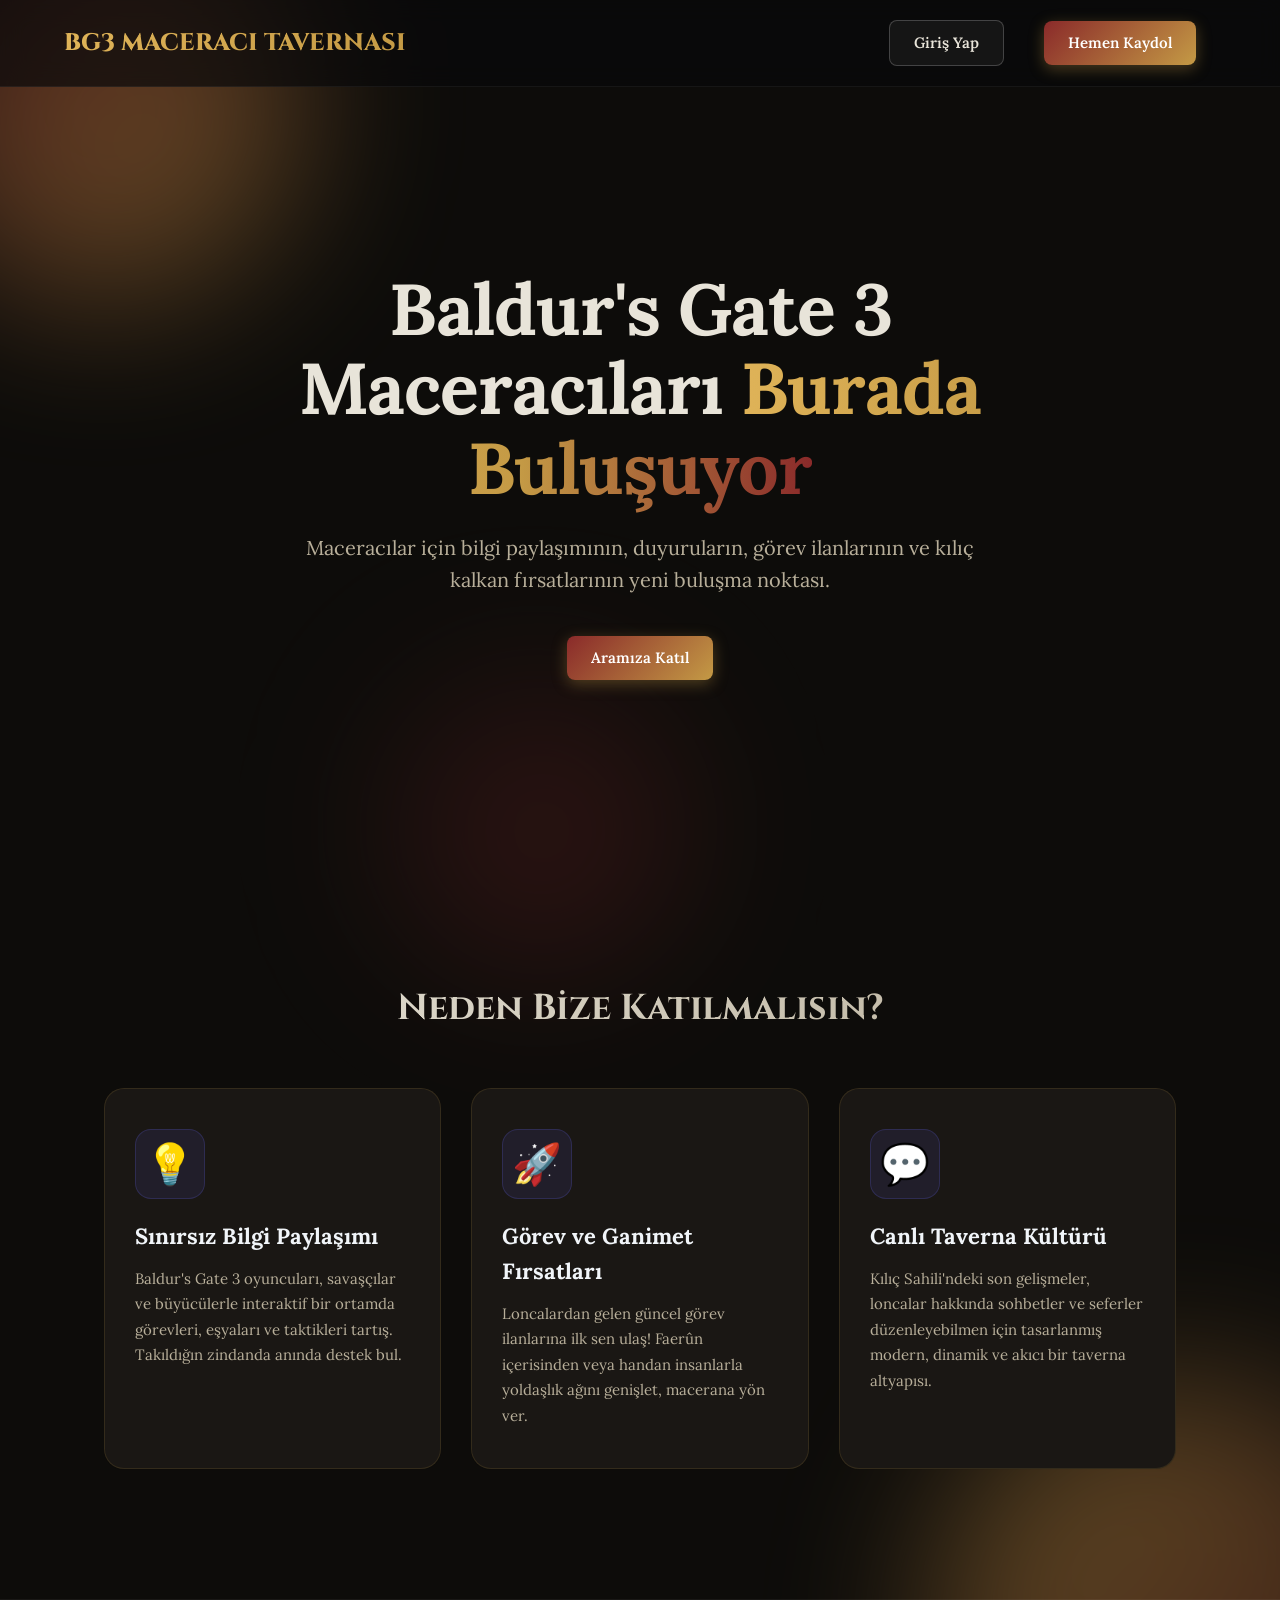
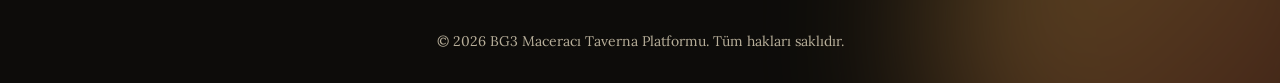
<file: index.html>
﻿<!DOCTYPE html>
<html lang="tr">

<head>
    <meta charset="UTF-8">
    <meta name="viewport" content="width=device-width, initial-scale=1.0">
    <title>BG3 Maceracı & Görev Taverna Platformu | Hoş Geldiniz</title>
    <link href="https://fonts.googleapis.com/css2?family=Inter:wght@400;500;600;700;800&display=swap"
        rel="stylesheet" />

    <link rel="stylesheet" href="style.css">
</head>

<body class="page-index">

    <!-- Arkaplan Efektleri -->
    <div class="bg-shapes">
        <div class="shape shape-1"></div>
        <div class="shape shape-2"></div>
        <div class="shape shape-3"></div>
    </div>

    <!-- Navigasyon -->
    <nav class="navbar">
        <a href="#" class="logo">BG3 MACERACI TAVERNASI</a>
        <div class="nav-links">
            <a href="camp-rest.html" class="btn btn-outline">Giriş Yap</a>
            <a href="character-creation.html" class="btn btn-primary">Hemen Kaydol</a>
        </div>
    </nav>

    <!-- Hero Alanı (Karşılama Ekranı) -->
    <section class="hero">
        <h1>Baldur's Gate 3 Maceracıları <span>Burada Buluşuyor</span></h1>
        <p>Maceracılar için bilgi paylaşımının, duyuruların, görev ilanlarının ve kılıç kalkan fırsatlarının yeni buluşma noktası.</p>
        <div class="hero-buttons">
            <a href="character-creation.html" class="btn btn-primary">Aramıza
                Katıl</a>
        </div>
    </section>

    <!-- Tanıtım Özellikleri -->
    <section class="features">
        <h2 class="section-title">Neden Bize Katılmalısın?</h2>
        <div class="features-grid">

            <!-- Kart 1 -->
            <div class="feature-card">
                <div class="feature-icon">💡</div>
                <h3>Sınırsız Bilgi Paylaşımı</h3>
                <p>Baldur's Gate 3 oyuncuları, savaşçılar ve büyücülerle interaktif bir ortamda görevleri,
                    eşyaları ve taktikleri tartış. Takıldığın zindanda anında destek bul.</p>
            </div>

            <!-- Kart 2 -->
            <div class="feature-card">
                <div class="feature-icon">🚀</div>
                <h3>Görev ve Ganimet Fırsatları</h3>
                <p>Loncalardan gelen güncel görev ilanlarına ilk sen ulaş! Faerûn içerisinden veya handan
                    insanlarla yoldaşlık ağını genişlet, macerana yön ver.</p>
            </div>

            <!-- Kart 3 -->
            <div class="feature-card">
                <div class="feature-icon">💬</div>
                <h3>Canlı Taverna Kültürü</h3>
                <p>Kılıç Sahili'ndeki son gelişmeler, loncalar hakkında sohbetler ve seferler düzenleyebilmen
                    için tasarlanmış modern, dinamik ve akıcı bir taverna altyapısı.</p>
            </div>

        </div>
    </section>

    <!-- Footer -->
    <footer>
        <p>&copy; 2026 BG3 Maceracı Taverna Platformu. Tüm hakları saklıdır.</p>
    </footer>

    <!-- Basit Etkileşim Animasyonları için JS -->

    <script src="app.js"></script>
</body>

</html>
</file>
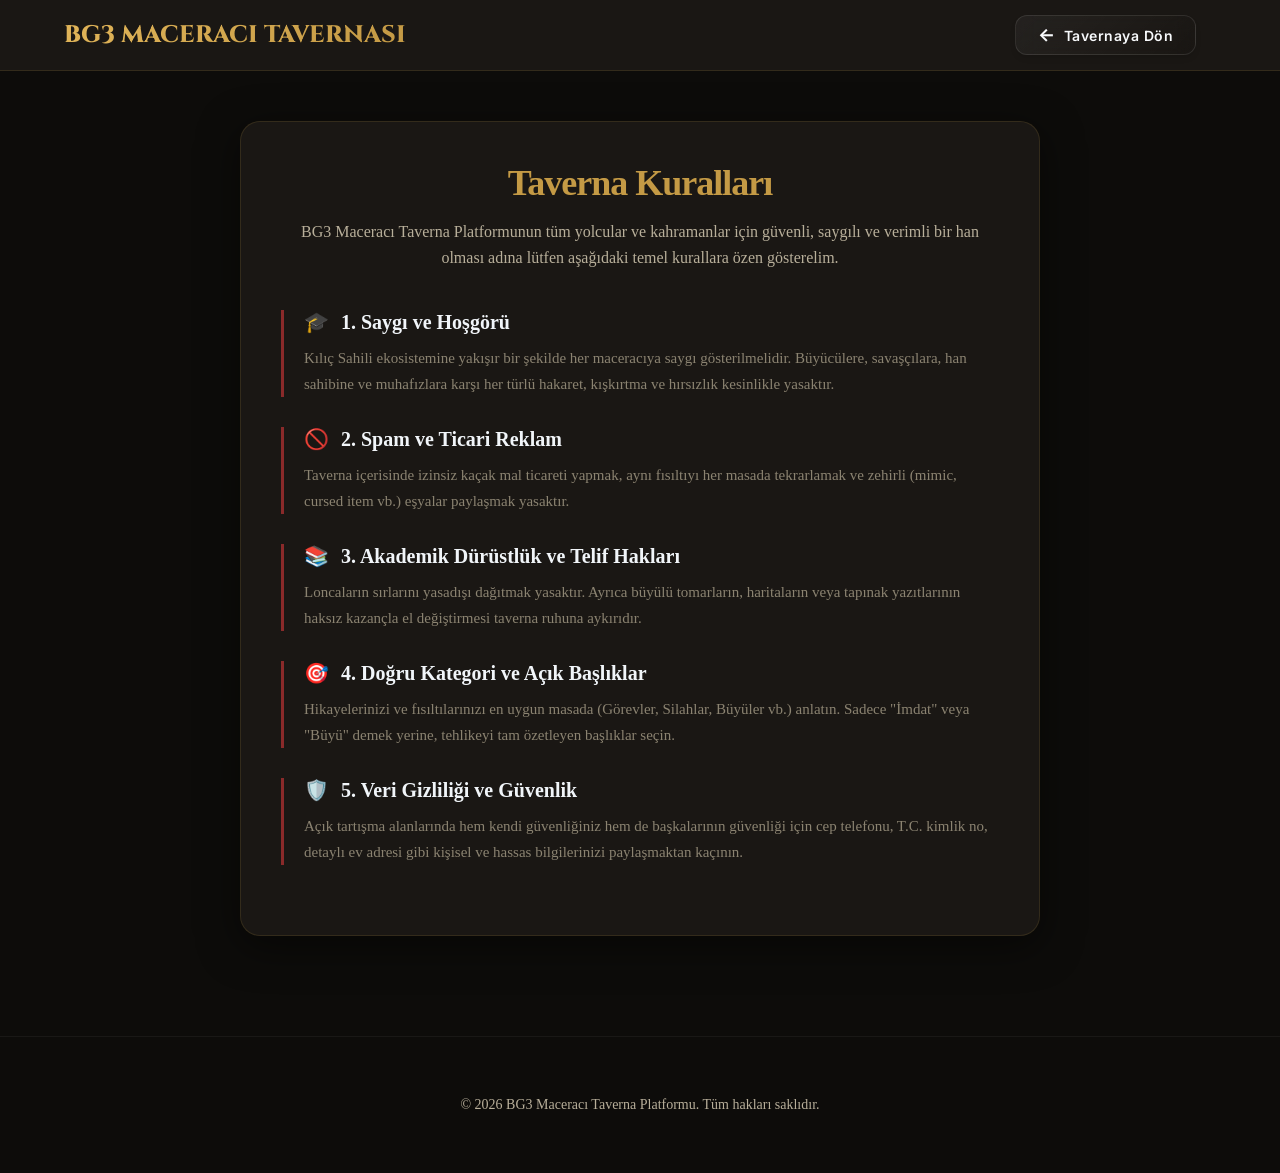
<file: tavern-rules.html>
﻿<!DOCTYPE html>
<html lang="tr">

<head>
    <meta charset="UTF-8">
    <meta name="viewport" content="width=device-width, initial-scale=1.0">
    <title>Taverna Kuralları - BG3 Maceracı Tavernası</title>
    <link href="https://fonts.googleapis.com/css2?family=Inter:wght@400;500;600;700;800&display=swap"
        rel="stylesheet" />
    <link rel="stylesheet" href="style.css">
    <link rel="stylesheet" href="pages.css">
</head>

<body class="page-secondary page-rules">

    <!-- Navbar -->
    <nav class="page-navbar">
        <a href="index.html" class="logo">BG3 MACERACI TAVERNASI</a>
        <div class="nav-actions">
            <!-- rules sayfasında widget/login kullanılmadığından sadece geri dönüş butonu eklendi -->
            <a href="tavern.html" class="btn-return">Tavernaya Dön</a>
        </div>
    </nav>

    <!-- Rules Content -->
    <main class="page-container" style="max-width: 800px;">
        <h1 class="page-title primary">Taverna Kuralları</h1>
        <p class="page-subtitle">BG3 Maceracı Taverna Platformunun tüm yolcular ve kahramanlar için güvenli, saygılı ve verimli bir han olması adına lütfen aşağıdaki temel kurallara özen gösterelim.</p>

        <div class="rule-item">
            <h3><span>🎓</span> 1. Saygı ve Hoşgörü</h3>
            <p>Kılıç Sahili ekosistemine yakışır bir şekilde her maceracıya saygı gösterilmelidir. Büyücülere, savaşçılara, han sahibine ve muhafızlara karşı her türlü hakaret, kışkırtma ve hırsızlık kesinlikle yasaktır.</p>
        </div>

        <div class="rule-item">
            <h3><span>🚫</span> 2. Spam ve Ticari Reklam</h3>
            <p>Taverna içerisinde izinsiz kaçak mal ticareti yapmak, aynı fısıltıyı her masada tekrarlamak ve zehirli (mimic, cursed item vb.) eşyalar paylaşmak yasaktır.</p>
        </div>

        <div class="rule-item">
            <h3><span>📚</span> 3. Akademik Dürüstlük ve Telif Hakları</h3>
            <p>Loncaların sırlarını yasadışı dağıtmak yasaktır. Ayrıca büyülü tomarların, haritaların veya tapınak yazıtlarının haksız kazançla el değiştirmesi taverna ruhuna aykırıdır.</p>
        </div>

        <div class="rule-item">
            <h3><span>🎯</span> 4. Doğru Kategori ve Açık Başlıklar</h3>
            <p>Hikayelerinizi ve fısıltılarınızı en uygun masada (Görevler, Silahlar, Büyüler vb.) anlatın. Sadece "İmdat" veya "Büyü" demek yerine, tehlikeyi tam özetleyen başlıklar seçin.</p>
        </div>

        <div class="rule-item">
            <h3><span>🛡️</span> 5. Veri Gizliliği ve Güvenlik</h3>
            <p>Açık tartışma alanlarında hem kendi güvenliğiniz hem de başkalarının güvenliği için cep telefonu, T.C.
                kimlik no, detaylı ev adresi gibi kişisel ve hassas bilgilerinizi paylaşmaktan kaçının.</p>
        </div>
    </main>

    <!-- Footer -->
    <footer>
        <p class="footer-text">&copy; 2026 BG3 Maceracı Taverna Platformu. Tüm hakları saklıdır.</p>
    </footer>

    <script src="app.js"></script>
</body>

</html>
</file>
<file: style.css>
@import url('https://fonts.googleapis.com/css2?family=Cinzel:wght@400;600;800&family=Lora:wght@400;500;700&display=swap');

* {
    margin: 0;
    padding: 0;
    box-sizing: border-box;
}

/* ===============================
   GLOBAL RESET 
   =============================== */


/* ===============================
   INDEX PAGE STYLE 
   =============================== */
:root {
    /* Backgrounds */
    --bg-base: #0d0c0a;
    /* Very deep, almost black zinc for background */
    --bg-surface: #1a1714;
    /* Slightly lighter for main cards/containers */
    --bg-surface-hover: #26221d;
    /* Hover state for surface elements */
    --bg-elevated: #363029;
    /* Dropdowns, elevated components */

    /* Borders */
    --border-subtle: rgba(196, 154, 69, 0.15);
    --border-strong: rgba(196, 154, 69, 0.3);

    /* Accents (Indigo & Sky Blue) */
    --accent-primary: #c49a45;
    /* Indigo 500 */
    --accent-primary-hover: #dfb358;
    /* Indigo 600 */
    --accent-secondary: #8a2a2a;
    /* Sky 500 */
    --accent-glow: rgba(196, 154, 69, 0.35);
    /* Indigow glow */

    /* Semantic */
    --success: #2e8c4a;
    --danger: #b32d2d;
    --danger-bg: rgba(179, 45, 45, 0.15);
    --danger-border: rgba(179, 45, 45, 0.3);

    /* Text */
    --text-main: #e8e4d9;
    /* Slate 50 */
    --text-muted: #b8af9a;
    /* Slate 400 */
    --text-dim: #8b8371;
    /* Slate 500 */
}



body.page-index {
    font-family: 'Lora', 'Georgia', serif;
    background-color: var(--bg-base);
    color: var(--text-main);
    overflow-x: hidden;
    line-height: 1.6;
    position: relative;
}

/* Arkaplan Animasyonu (Gradient Küreler) */
.bg-shapes {
    position: absolute;
    top: 0;
    left: 0;
    width: 100%;
    height: 100%;
    overflow: hidden;
    z-index: -1;
}

.shape {
    position: absolute;
    border-radius: 50%;
    filter: blur(80px);
    opacity: 0.5;
    animation: float 10s infinite alternate ease-in-out;
}

.shape-1 {
    width: 400px;
    height: 400px;
    background: linear-gradient(135deg, #8a2a2a, #c49a45);
    top: -100px;
    left: -100px;
}

.shape-2 {
    width: 500px;
    height: 500px;
    background: linear-gradient(135deg, #c49a45, #5e1c1c);
    bottom: -200px;
    right: -150px;
    animation-duration: 12s;
    animation-delay: -2s;
}

.shape-3 {
    width: 300px;
    height: 300px;
    background: linear-gradient(135deg, #4a1c1c, #8a2a2a);
    top: 40%;
    left: 30%;
    animation-duration: 15s;
    opacity: 0.3;
}

/*@keyframes float: Bir animasyonun adımlarını tanımlar (Örneğin bir objenin aşağı yukarı hareket etmesi).

transition: all 0.3s ease;: Bir değişikliğin (örneğin butona hover yapıldığında rengin değişmesi) aniden değil, yumuşak bir geçişle olmasını sağlar.

transform: translateY(-10px);: Elementi dikey eksende 10 piksel yukarı kaydırır (Genelde kartların üzerine gelindiğinde zıplama efekti için kullanılır).*/

@keyframes float {
    0% {
        transform: translateY(0) translateX(0) scale(1);
    }

    100% {
        transform: translateY(50px) translateX(50px) scale(1.1);
    }
}

/* Navbar Sstili (Glassmorphism) */
.navbar {
    display: flex;
    justify-content: space-between;
    align-items: center;
    padding: 20px 5%;
    background: rgba(9, 9, 11, 0.7);
    backdrop-filter: blur(12px);
    border-bottom: 1px solid rgba(255, 255, 255, 0.05);
    position: fixed;
    top: 0;
    left: 0;
    width: 100%;
    z-index: 100;
}

.logo {
    font-size: 24px;
    font-weight: 800;
    font-family: 'Cinzel', serif;
    background: linear-gradient(to right, #dfb358, #c49a45);
    -webkit-background-clip: text;
    -webkit-text-fill-color: transparent;
    text-decoration: none;
}

.nav-links {
    display: flex;
    gap: 20px;
    align-items: center;
}

.page-index .btn {
    padding: 10px 24px;
    border-radius: 8px;
    font-weight: 600;
    text-decoration: none;
    transition: all 0.3s ease;
    font-size: 15px;
}

.page-index .btn-outline {
    color: var(--text-main);
    border: 1px solid rgba(255, 255, 255, 0.2);
    background: rgba(255, 255, 255, 0.05);
}

.page-index .btn-outline:hover {
    background: rgba(255, 255, 255, 0.1);
    border-color: rgba(255, 255, 255, 0.4);
    transform: translateY(-2px);
}

.page-index .btn-primary {
    background: linear-gradient(135deg, var(--accent-secondary), var(--accent-primary));
    color: white;
    box-shadow: 0 4px 15px var(--accent-glow);
}

.page-index .btn-primary:hover {
    box-shadow: 0 6px 20px var(--accent-glow);
    transform: translateY(-2px);
    filter: brightness(1.1);
}

/* Hero Bölümü */
.hero {
    display: flex;
    flex-direction: column;
    align-items: center;
    justify-content: center;
    min-height: 100vh;
    text-align: center;
    padding: 100px 20px 50px;
}

.hero h1 {
    font-size: clamp(40px, 6vw, 72px);
    font-weight: 800;
    line-height: 1.1;
    margin-bottom: 24px;
    max-width: 900px;
    letter-spacing: -1px;
}

.hero h1 span {
    background: linear-gradient(to right, #dfb358, #c49a45, #8a2a2a);
    -webkit-background-clip: text;
    -webkit-text-fill-color: transparent;
}

.hero p {
    font-size: clamp(16px, 2vw, 20px);
    color: var(--text-muted);
    max-width: 700px;
    margin-bottom: 40px;
}

.hero-buttons {
    display: flex;
    gap: 16px;
    flex-wrap: wrap;
    justify-content: center;
}

/* Özellikler Kartları */
.features {
    padding: 80px 5%;
    max-width: 1200px;
    margin: 0 auto;
    position: relative;
    z-index: 10;
}

.section-title {
    text-align: center;
    font-size: 36px;
    margin-bottom: 50px;
    font-family: 'Cinzel', serif;
    background: linear-gradient(to right, #e8e4d9, #b8af9a);
    -webkit-background-clip: text;
    -webkit-text-fill-color: transparent;
}

.features-grid {
    display: grid;
    grid-template-columns: repeat(auto-fit, minmax(300px, 1fr));
    gap: 30px;
}

.feature-card {
    background: var(--bg-surface);
    backdrop-filter: blur(10px);
    border: 1px solid var(--border-subtle);
    padding: 40px 30px;
    border-radius: 20px;
    transition: all 0.4s cubic-bezier(0.175, 0.885, 0.32, 1.275);
    text-align: left;
}

.feature-card:hover {
    transform: translateY(-10px);
    border-color: var(--accent-primary);
    box-shadow: 0 15px 30px rgba(0, 0, 0, 0.4), inset 0 0 20px var(--accent-glow);
}

.feature-icon {
    font-size: 40px;
    margin-bottom: 20px;
    background: rgba(99, 102, 241, 0.1);
    width: 70px;
    height: 70px;
    display: flex;
    align-items: center;
    justify-content: center;
    border-radius: 16px;
    border: 1px solid rgba(99, 102, 241, 0.2);
}

.feature-card h3 {
    font-size: 22px;
    margin-bottom: 12px;
    color: #f1f5f9;
}

.feature-card p {
    color: var(--text-muted);
    font-size: 15px;
    line-height: 1.7;
}

/* Footer */
footer {
    text-align: center;
    padding: 30px;
    border-top: 1px solid rgba(255, 255, 255, 0.05);
    color: var(--text-muted);
    font-size: 14px;
    margin-top: 50px;
    position: relative;
    z-index: 10;
}

/*(tablet ve telefonlar) devreye girecek özel kuralları belirler.*/
@media (max-width: 768px) {
    .navbar {
        padding: 15px 5%;
    }

    .hero {
        padding-top: 120px;
    }

    .hero-buttons {
        flex-direction: column;
        width: 100%;
        max-width: 300px;
    }

    .hero-buttons .page-index .btn {
        width: 100%;
        text-align: center;
    }
}

/* ===============================
   FORUM PAGE STYLE 
   =============================== */


body.page-forum {
    font-family: 'Lora', 'Georgia', serif;
    background-color: var(--bg-base);
    color: var(--text-main);
    line-height: 1.6;
}

.container {
    width: 90%;
    max-width: 1100px;
    margin: 0 auto;
}

header {
    background-color: var(--bg-surface);
    padding: 15px 0;
    border-bottom: 1px solid var(--border-subtle);
    margin-bottom: 30px;
}

.header-container {
    display: flex;
    justify-content: space-between;
    align-items: center;
    flex-wrap: wrap;
    gap: 15px;
}

.search-bar {
    display: flex;
    align-items: center;
    flex: 1;
    max-width: 400px;
    margin: 0 20px;
}

.search-bar input {
    width: 100%;
    padding: 9px 12px;
    background-color: var(--bg-base);
    border: 1px solid var(--border-subtle);
    color: var(--text-main);
    border-radius: 5px 0 0 5px;
    font-size: 14px;
    outline: none;
    transition: border-color 0.3s;
}

.search-bar input:focus {
    border-color: var(--accent-primary);
}

.search-bar button {
    padding: 10px 15px;
    background-color: var(--accent-primary);
    color: white;
    border: none;
    border-radius: 0 5px 5px 0;
    cursor: pointer;
    font-weight: bold;
    transition: background-color 0.3s;
}

.search-bar button:hover {
    background-color: var(--accent-primary-hover);
}

nav {
    display: flex;
    align-items: center;
}

nav a {
    color: var(--text-muted);
    text-decoration: none;
    margin-right: 20px;
    transition: color 0.3s;
}

nav a:hover {
    color: var(--accent-primary);
}

.dropdown {
    position: relative;
    display: inline-block;
    margin-right: 20px;
}

.dropbtn {
    background-color: transparent;
    color: var(--text-muted);
    font-size: 16px;
    border: none;
    cursor: pointer;
    font-family: inherit;
    transition: color 0.3s;
    padding: 0;
}

.dropdown:hover .dropbtn {
    color: var(--accent-primary);
}

.dropdown-content {
    visibility: hidden;
    opacity: 0;
    position: absolute;
    background-color: var(--bg-elevated);
    min-width: 180px;
    box-shadow: 0px 8px 24px rgba(0, 0, 0, 0.6);
    z-index: 10;
    border-radius: 8px;
    border: 1px solid var(--border-subtle);
    top: 100%;
    margin-top: 5px;
    transition: opacity 0.3s ease, visibility 0.3s ease;
    transition-delay: 0.5s;
}

.dropdown-content a {
    color: var(--text-main);
    padding: 12px 16px;
    text-decoration: none;
    display: block;
    margin-right: 0;
    transition: background 0.3s, color 0.3s;
}

.dropdown-content a:hover {
    background-color: var(--accent-primary);
    color: white;
}

.dropdown:hover .dropdown-content {
    visibility: visible;
    opacity: 1;
    transition-delay: 0s;
}

.login-btn {
    background-color: var(--accent-primary);
    color: white;
    border: none;
    padding: 8px 18px;
    border-radius: 5px;
    cursor: pointer;
    font-weight: 500;
}

.category-title {
    background-color: var(--accent-primary);
    color: white;
    padding: 10px 15px;
    font-size: 18px;
    border-radius: 8px 8px 0 0;
}

.post-container {
    background-color: var(--bg-surface);
    border-bottom: 1px solid var(--border-subtle);
    display: flex;
    flex-direction: column;
}

.forum-row {
    display: grid;
    grid-template-columns: 3fr 1fr 1.5fr;
    padding: 15px;
    align-items: center;
}

.header-row {
    background-color: var(--bg-surface-hover);
    font-weight: bold;
    font-size: 14px;
    color: var(--text-muted);
    border-bottom: 1px solid var(--border-subtle);
}

.forum-info {
    display: flex;
    align-items: flex-start;
    gap: 15px;
}

.icon {
    font-size: 24px;
    background: var(--bg-surface-hover);
    padding: 10px;
    border-radius: 50%;
    margin-top: 5px;
}

.forum-name {
    font-size: 18px;
    font-weight: bold;
    color: var(--accent-secondary);
    text-decoration: none;
    display: inline-block;
    margin-bottom: 5px;
}

.forum-desc {
    font-size: 13px;
    color: var(--text-dim);
    margin-bottom: 8px;
}

.forum-stats {
    display: flex;
    flex-direction: column;
    font-size: 13px;
    text-align: center;
}

.forum-last-post a {
    color: var(--text-main);
    text-decoration: none;
    font-size: 14px;
}

.forum-last-post p {
    font-size: 12px;
    color: var(--text-dim);
}

.username {
    color: var(--accent-primary);
    font-weight: bold;
}

.new-entry-section {
    margin-bottom: 20px;
}

.toggle-btn {
    background-color: var(--success);
    color: white;
    border: none;
    padding: 10px 20px;
    border-radius: 5px;
    cursor: pointer;
    font-weight: bold;
    transition: background 0.3s;
}

.toggle-btn:hover {
    background-color: #16a34a;
    /* Green 600 */
}

.entry-form-container {
    background-color: var(--bg-surface);
    padding: 20px;
    border-radius: 8px;
    margin-top: 15px;
    border: 1px solid var(--border-subtle);
}

.entry-form-container h3 {
    margin-bottom: 15px;
    color: var(--accent-primary);
}

.entry-form-container input,
.entry-form-container textarea {
    width: 100%;
    padding: 12px;
    margin-bottom: 10px;
    background-color: var(--bg-base);
    border: 1px solid var(--border-subtle);
    color: var(--text-main);
    border-radius: 5px;
    outline: none;
}

.entry-form-container input:focus,
.entry-form-container textarea:focus {
    border-color: var(--accent-primary);
}

.form-actions {
    display: flex;
    gap: 10px;
}

.submit-btn {
    background-color: var(--accent-primary);
    color: white;
    border: none;
    padding: 10px 20px;
    border-radius: 5px;
    cursor: pointer;
    font-weight: bold;
}

.cancel-btn {
    background-color: var(--danger);
    color: white;
    border: none;
    padding: 10px 20px;
    border-radius: 5px;
    cursor: pointer;
    font-weight: bold;
}

.comment-toggle-btn {
    background-color: transparent;
    color: var(--text-muted);
    border: 1px solid var(--border-subtle);
    padding: 4px 10px;
    border-radius: 4px;
    cursor: pointer;
    font-size: 12px;
    transition: background 0.3s, color 0.3s;
}

.comment-toggle-btn:hover {
    background-color: var(--bg-surface-hover);
    color: var(--text-main);
}

.comments-section {
    padding: 15px;
    background-color: var(--bg-elevated);
    border-top: 1px dashed var(--border-subtle);
}

.comment-list {
    margin-bottom: 15px;
}

.comment-item {
    font-size: 13px;
    color: var(--text-muted);
    background-color: var(--bg-base);
    padding: 8px 12px;
    border-radius: 5px;
    margin-bottom: 8px;
    border-left: 3px solid var(--accent-primary);
}

.comment-form {
    display: flex;
    gap: 10px;
}

.comment-input {
    flex: 1;
    padding: 8px 12px;
    background-color: var(--bg-base);
    border: 1px solid var(--border-subtle);
    color: var(--text-main);
    border-radius: 5px;
    font-size: 13px;
    outline: none;
}

.comment-input:focus {
    border-color: var(--accent-primary);
}

.comment-form .submit-btn {
    padding: 8px 15px;
    font-size: 13px;
}

@media (max-width: 900px) {
    .header-container {
        flex-direction: column;
        align-items: flex-start;
    }

    .search-bar {
        max-width: 100%;
        width: 100%;
        margin: 10px 0;
    }

    nav {
        flex-wrap: wrap;
        gap: 10px;
    }
}

@media (max-width: 768px) {
    .forum-row {
        grid-template-columns: 1fr;
        gap: 10px;
    }

    .forum-stats,
    .header-row {
        display: none;
    }
}

/* Profil Widget Stilleri */
#user-widget {
    display: none;
    align-items: center;
    gap: 10px;
    cursor: pointer;
    background: rgba(99, 102, 241, 0.12);
    border: 1px solid var(--border-subtle);
    border-radius: 50px;
    padding: 5px 14px 5px 5px;
    transition: background 0.2s;
}

#user-widget:hover {
    background: rgba(99, 102, 241, 0.22);
}

#widget-avatar {
    width: 34px;
    height: 34px;
    border-radius: 50%;
    object-fit: cover;
    border: 2px solid rgba(99, 102, 241, 0.5);
}

#widget-avatar.initials {
    display: flex;
    align-items: center;
    justify-content: center;
    font-size: 13px;
    font-weight: 700;
    color: var(--accent-primary);
    background: rgba(99, 102, 241, 0.25);
}

#widget-name {
    font-size: 13px;
    font-weight: 600;
    color: var(--text-main);
}

#widget-logout {
    font-size: 11px;
    color: var(--text-muted);
    background: none;
    border: none;
    cursor: pointer;
    padding: 4px 8px;
    border-radius: 20px;
    transition: background 0.2s, color 0.2s;
}

#widget-logout:hover {
    background: var(--danger-bg);
    color: var(--danger);
}

.online-dot {
    width: 8px;
    height: 8px;
    background: var(--success);
    border-radius: 50%;
    display: inline-block;
}

/* Yükleniyor göstergesi */
#loading-indicator {
    text-align: center;
    padding: 30px;
    color: var(--text-muted);
    font-size: 15px;
    display: none;
}

#loading-indicator.active {
    display: block;
}

/* Boş liste mesajı */
#empty-message {
    text-align: center;
    padding: 40px 20px;
    color: var(--text-dim);
    font-size: 15px;
    display: none;
}

#empty-message.active {
    display: block;
}

/* Yorum item */
.comment-item {
    padding: 10px 14px;
    border-bottom: 1px solid var(--border-subtle);
    font-size: 14px;
    color: var(--text-muted);
    line-height: 1.5;
}

.comment-item:last-child {
    border-bottom: none;
}

.comment-meta {
    font-size: 12px;
    color: var(--text-dim);
    margin-bottom: 4px;
}

.comment-meta .username {
    color: var(--accent-primary);
    font-weight: 600;
}

.comment-text {
    color: var(--text-main);
}

/* Gönder butonu disabled hali */
.submit-btn:disabled {
    opacity: 0.5;
    cursor: not-allowed;
}

/* Hata mesajı */
.error-msg {
    color: var(--danger);
    font-size: 13px;
    padding: 8px 12px;
    background: var(--danger-bg);
    border-radius: 8px;
    margin-top: 6px;
    display: none;
}

.error-msg.active {
    display: block;
}

/* Konu başlığı üstü: yazar ve tarih */
.forum-author {
    font-size: 12px;
    color: var(--text-dim);
    margin-top: 4px;
}

.forum-author .username {
    color: var(--accent-primary);
    font-weight: 600;
}

/* ===============================
   LOGIN PAGE STYLE 
   =============================== */


body.page-auth {
    font-family: 'Inter', sans-serif;
    background: #0f172a;
    min-height: 100vh;
    display: flex;
    align-items: center;
    justify-content: center;
    padding: 16px;
}

.bg-deco {
    position: fixed;
    inset: 0;
    z-index: 0;
    pointer-events: none;
    overflow: hidden;
}

.bg-deco::before {
    content: '';
    position: absolute;
    width: 500px;
    height: 500px;
    border-radius: 50%;
    background: radial-gradient(circle, rgba(99, 102, 241, 0.25) 0%, transparent 70%);
    top: -150px;
    left: -150px;
}

.bg-deco::after {
    content: '';
    position: absolute;
    width: 400px;
    height: 400px;
    border-radius: 50%;
    background: radial-gradient(circle, rgba(139, 92, 246, 0.2) 0%, transparent 70%);
    bottom: -100px;
    right: -100px;
}

.card {
    position: relative;
    z-index: 1;
    width: 100%;
    max-width: 420px;
    background: var(--bg-surface);
    backdrop-filter: blur(20px);
    -webkit-backdrop-filter: blur(20px);
    border: 1px solid var(--border-subtle);
    border-radius: 24px;
    padding: 40px 32px;
    box-shadow: 0 25px 50px rgba(0, 0, 0, 0.5);
}

#profile-card {
    display: none;
    background: rgba(99, 102, 241, 0.1);
    border: 1px solid rgba(99, 102, 241, 0.3);
    border-radius: 16px;
    padding: 16px;
    margin-bottom: 24px;
    align-items: center;
    gap: 14px;
    cursor: pointer;
    transition: background 0.2s;
}

#profile-card:hover {
    background: rgba(99, 102, 241, 0.18);
}

#profile-avatar {
    width: 52px;
    height: 52px;
    border-radius: 50%;
    object-fit: cover;
    border: 2px solid rgba(99, 102, 241, 0.5);
    flex-shrink: 0;
    background: var(--bg-elevated);
}

#profile-avatar.initials-avatar {
    display: flex;
    align-items: center;
    justify-content: center;
    font-size: 20px;
    font-weight: 700;
    color: var(--accent-primary);
    background: rgba(99, 102, 241, 0.2);
}

.profile-info {
    flex: 1;
    min-width: 0;
}

.profile-name {
    font-size: 15px;
    font-weight: 700;
    color: var(--text-main);
    white-space: nowrap;
    overflow: hidden;
    text-overflow: ellipsis;
}

.profile-email {
    font-size: 11px;
    color: var(--text-muted);
    margin-top: 2px;
    white-space: nowrap;
    overflow: hidden;
    text-overflow: ellipsis;
}

.profile-badge {
    font-size: 10px;
    font-weight: 600;
    background: rgba(99, 102, 241, 0.25);
    color: var(--accent-primary);
    padding: 3px 8px;
    border-radius: 20px;
    white-space: nowrap;
}

#go-forum-btn {
    display: none;
    width: 100%;
    padding: 14px;
    background: linear-gradient(135deg, var(--accent-secondary), var(--accent-primary));
    color: white;
    font-size: 15px;
    font-weight: 600;
    font-family: inherit;
    border: none;
    border-radius: 14px;
    cursor: pointer;
    transition: opacity 0.2s;
    box-shadow: 0 8px 20px var(--accent-glow);
    margin-bottom: 10px;
}

#go-forum-btn:hover {
    opacity: 0.9;
}

#logout-btn {
    display: none;
    width: 100%;
    padding: 12px;
    background: var(--bg-surface-hover);
    color: var(--text-muted);
    font-size: 13px;
    font-weight: 500;
    font-family: inherit;
    border: 1px solid var(--border-subtle);
    border-radius: 12px;
    cursor: pointer;
    transition: background 0.2s, color 0.2s;
}

#logout-btn:hover {
    background: var(--danger-bg);
    color: var(--danger);
}

/* --- GİRİŞ FORMU --- */
.card-header {
    text-align: center;
    margin-bottom: 28px;
}

.icon-wrap {
    width: 60px;
    height: 60px;
    background: linear-gradient(135deg, var(--accent-secondary), var(--accent-primary));
    border-radius: 18px;
    display: flex;
    align-items: center;
    justify-content: center;
    margin: 0 auto 14px;
    box-shadow: 0 8px 20px var(--accent-glow);
}

.card-header h1 {
    font-size: 22px;
    font-weight: 700;
    color: var(--text-main);
}

.card-header p {
    font-size: 13px;
    color: var(--text-muted);
    margin-top: 4px;
}

.alert {
    display: none;
    padding: 12px 16px;
    border-radius: 12px;
    font-size: 13px;
    text-align: center;
    font-weight: 500;
    margin-bottom: 18px;
}

.alert.error {
    background: var(--danger-bg);
    color: var(--danger);
    border: 1px solid var(--danger-border);
}

.alert.success {
    background: rgba(34, 197, 94, 0.15);
    color: var(--success);
    border: 1px solid rgba(34, 197, 94, 0.3);
}

.field {
    margin-bottom: 14px;
}

.field-header {
    display: flex;
    justify-content: space-between;
    align-items: center;
    margin-bottom: 6px;
}

.field label {
    font-size: 11px;
    font-weight: 600;
    color: var(--accent-primary);
    text-transform: uppercase;
    letter-spacing: 0.05em;
}

.forgot-link {
    font-size: 11px;
    color: var(--accent-secondary);
    text-decoration: none;
    font-weight: 500;
}

.forgot-link:hover {
    color: var(--accent-primary);
}

.field input {
    width: 100%;
    padding: 13px 16px;
    background: var(--bg-surface-hover);
    border: 1px solid var(--border-subtle);
    border-radius: 12px;
    color: var(--text-main);
    font-size: 14px;
    font-family: inherit;
    outline: none;
    transition: border-color 0.2s, box-shadow 0.2s;
}

.field input::placeholder {
    color: var(--text-dim);
}

.field input:focus {
    border-color: var(--accent-primary);
    box-shadow: 0 0 0 3px var(--accent-glow);
}

.page-auth .btn-primary {
    width: 100%;
    padding: 14px;
    background: linear-gradient(135deg, var(--accent-secondary), var(--accent-primary));
    color: white;
    font-size: 15px;
    font-weight: 600;
    font-family: inherit;
    border: none;
    border-radius: 14px;
    cursor: pointer;
    margin-top: 6px;
    transition: opacity 0.2s, transform 0.15s;
    display: flex;
    align-items: center;
    justify-content: center;
    gap: 8px;
    box-shadow: 0 8px 20px var(--accent-glow);
}

.page-auth .btn-primary:hover {
    opacity: 0.9;
}

.page-auth .btn-primary:active {
    transform: scale(0.98);
}

.page-auth .btn-primary:disabled {
    opacity: 0.6;
    cursor: not-allowed;
}

.page-auth .btn-secondary {
    display: block;
    width: 100%;
    padding: 13px;
    background: var(--bg-surface-hover);
    border: 1px solid var(--border-subtle);
    color: var(--text-main);
    font-size: 14px;
    font-weight: 600;
    font-family: inherit;
    border-radius: 14px;
    cursor: pointer;
    margin-top: 10px;
    transition: background 0.2s;
    text-align: center;
    text-decoration: none;
}

.page-auth .btn-secondary:hover {
    background: var(--bg-elevated);
}

.spinner {
    width: 18px;
    height: 18px;
    border: 2px solid rgba(255, 255, 255, 0.3);
    border-top-color: white;
    border-radius: 50%;
    animation: spin 0.7s linear infinite;
    display: none;
}

@keyframes spin {
    to {
        transform: rotate(360deg);
    }
}

.divider {
    text-align: center;
    color: #334155;
    font-size: 12px;
    margin: 12px 0;
    display: flex;
    align-items: center;
    gap: 8px;
}

.divider::before,
.divider::after {
    content: '';
    flex: 1;
    height: 1px;
    background: rgba(255, 255, 255, 0.07);
}

.footer-note {
    text-align: center;
    margin-top: 24px;
    font-size: 11px;
    color: var(--text-dim);
    letter-spacing: 0.08em;
    text-transform: uppercase;
}

/* ===============================
   REGISTER PAGE STYLE 
   =============================== */


body.page-auth {
    font-family: 'Inter', sans-serif;
    background: #0f172a;
    min-height: 100vh;
    display: flex;
    align-items: center;
    justify-content: center;
    padding: 16px;
}

/* Arka plan dekor */
.bg-deco {
    position: fixed;
    inset: 0;
    z-index: 0;
    pointer-events: none;
    overflow: hidden;
}

.bg-deco::before {
    content: '';
    position: absolute;
    width: 500px;
    height: 500px;
    border-radius: 50%;
    background: radial-gradient(circle, rgba(99, 102, 241, 0.25) 0%, transparent 70%);
    top: -150px;
    left: -150px;
}

.bg-deco::after {
    content: '';
    position: absolute;
    width: 400px;
    height: 400px;
    border-radius: 50%;
    background: radial-gradient(circle, rgba(139, 92, 246, 0.2) 0%, transparent 70%);
    bottom: -100px;
    right: -100px;
}

/* Kart */
.card {
    position: relative;
    z-index: 1;
    width: 100%;
    max-width: 420px;
    background: var(--bg-surface);
    backdrop-filter: blur(20px);
    -webkit-backdrop-filter: blur(20px);
    border: 1px solid var(--border-subtle);
    border-radius: 24px;
    padding: 36px 32px;
    box-shadow: 0 25px 50px rgba(0, 0, 0, 0.5);
}

/* Avatar */
.avatar-wrap {
    display: flex;
    justify-content: center;
    margin-bottom: 20px;
}

.avatar-btn {
    position: relative;
    width: 88px;
    height: 88px;
    border-radius: 50%;
    background: rgba(99, 102, 241, 0.15);
    border: 2px dashed rgba(99, 102, 241, 0.5);
    cursor: pointer;
    overflow: hidden;
    transition: border-color 0.2s, background 0.2s;
    display: flex;
    align-items: center;
    justify-content: center;
}

.avatar-btn:hover {
    border-color: var(--accent-primary);
    background: rgba(99, 102, 241, 0.25);
}

.avatar-btn svg {
    color: var(--accent-secondary);
}

.avatar-btn img {
    position: absolute;
    inset: 0;
    width: 100%;
    height: 100%;
    object-fit: cover;
    display: none;
}

.avatar-label {
    position: absolute;
    bottom: 4px;
    left: 50%;
    transform: translateX(-50%);
    font-size: 10px;
    color: var(--text-main);
    white-space: nowrap;
    background: rgba(0, 0, 0, 0.5);
    padding: 2px 6px;
    border-radius: 8px;
    opacity: 0;
    transition: opacity 0.2s;
}

.avatar-btn:hover .avatar-label {
    opacity: 1;
}

/* Başlık */
.card-title {
    text-align: center;
    margin-bottom: 24px;
}

.card-title h1 {
    font-size: 22px;
    font-weight: 700;
    color: var(--text-main);
}

.card-title p {
    font-size: 13px;
    color: var(--text-muted);
    margin-top: 4px;
}

/* Alert */
.alert {
    display: none;
    padding: 12px 16px;
    border-radius: 12px;
    font-size: 13px;
    text-align: center;
    font-weight: 500;
    margin-bottom: 16px;
}

.alert.error {
    background: var(--danger-bg);
    color: var(--danger);
    border: 1px solid var(--danger-border);
}

.alert.success {
    background: rgba(34, 197, 94, 0.15);
    color: var(--success);
    border: 1px solid rgba(34, 197, 94, 0.3);
}

/* Form alanları */
.field {
    margin-bottom: 14px;
}

.field label {
    display: block;
    font-size: 11px;
    font-weight: 600;
    color: var(--accent-primary);
    text-transform: uppercase;
    letter-spacing: 0.05em;
    margin-bottom: 6px;
}

.field input {
    width: 100%;
    padding: 12px 16px;
    background: var(--bg-surface-hover);
    border: 1px solid var(--border-subtle);
    border-radius: 12px;
    color: var(--text-main);
    font-size: 14px;
    font-family: inherit;
    outline: none;
    transition: border-color 0.2s, box-shadow 0.2s;
}

.field input::placeholder {
    color: var(--text-dim);
}

.field input:focus {
    border-color: var(--accent-primary);
    box-shadow: 0 0 0 3px var(--accent-glow);
}

/* Buton */
.page-auth .btn-primary {
    width: 100%;
    padding: 14px;
    background: linear-gradient(135deg, var(--accent-secondary), var(--accent-primary));
    color: white;
    font-size: 15px;
    font-weight: 600;
    font-family: inherit;
    border: none;
    border-radius: 14px;
    cursor: pointer;
    margin-top: 8px;
    transition: opacity 0.2s, transform 0.15s;
    display: flex;
    align-items: center;
    justify-content: center;
    gap: 8px;
    box-shadow: 0 8px 20px var(--accent-glow);
}

.page-auth .btn-primary:hover {
    opacity: 0.9;
}

.page-auth .btn-primary:active {
    transform: scale(0.98);
}

.page-auth .btn-primary:disabled {
    opacity: 0.6;
    cursor: not-allowed;
}

/* Spinner */
.spinner {
    width: 18px;
    height: 18px;
    border: 2px solid rgba(255, 255, 255, 0.3);
    border-top-color: white;
    border-radius: 50%;
    animation: spin 0.7s linear infinite;
    display: none;
}

@keyframes spin {
    to {
        transform: rotate(360deg);
    }
}

/* Alt link */
.footer-link {
    text-align: center;
    margin-top: 20px;
    font-size: 13px;
    color: var(--text-dim);
}

.footer-link a {
    color: var(--text-main);
    font-weight: 600;
    text-decoration: none;
}

.footer-link a:hover {
    text-decoration: underline;
}
</file>
<file: pages.css>
/* =========================================================================
   ORTAK STİLLER (rules, staj, iletisim)
   ========================================================================= */
.page-secondary {
    background-color: var(--bg-base);
    color: var(--text-main);
    min-height: 100vh;
    display: flex;
    flex-direction: column;
}

.page-navbar {
    display: flex;
    justify-content: space-between;
    align-items: center;
    padding: 15px 5%;
    background: var(--bg-surface);
    border-bottom: 1px solid var(--border-subtle);
}

.page-container {
    flex: 1;
    max-width: 900px;
    margin: 50px auto;
    background: var(--bg-surface);
    padding: 40px;
    border-radius: 20px;
    border: 1px solid var(--border-subtle);
    box-shadow: 0 10px 40px rgba(0,0,0,0.5);
    width: 100%;
}

.page-title {
    text-align: center;
    font-size: 32px;
    font-weight: 800;
    margin-bottom: 15px;
    letter-spacing: -1px;
}
.page-title.primary { color: var(--accent-primary); font-size: 36px; }
.page-title.secondary { color: var(--accent-secondary); }

.page-subtitle {
    color: var(--text-muted);
    text-align: center;
    margin-bottom: 40px;
    font-size: 16px;
    line-height: 1.6;
}

/* Navbar ve Ortak Aktarım Sınıfları */
.nav-actions {
    display: flex;
    align-items: center;
    gap: 20px;
}

.btn-return {
    padding: 10px 22px;
    border-radius: 12px;
    background: linear-gradient(135deg, rgba(255,255,255,0.05) 0%, rgba(255,255,255,0) 100%);
    border: 1px solid rgba(255, 255, 255, 0.1);
    color: #f8fafc;
    text-decoration: none;
    font-family: 'Inter', sans-serif;
    font-size: 14px;
    font-weight: 600;
    letter-spacing: 0.5px;
    backdrop-filter: blur(10px);
    transition: all 0.3s cubic-bezier(0.4, 0, 0.2, 1);
    display: flex;
    align-items: center;
    gap: 8px;
    box-shadow: 0 4px 6px -1px rgba(0, 0, 0, 0.1), 0 2px 4px -1px rgba(0, 0, 0, 0.06);
}

.btn-return::before {
    content: "←";
    font-weight: bold;
    font-size: 18px;
    line-height: 1;
    transition: transform 0.3s ease;
}

.btn-return:hover {
    background: rgba(99, 102, 241, 0.15); /* accent-primary benzeri */
    border-color: rgba(99, 102, 241, 0.4);
    color: #ffffff;
    box-shadow: 0 10px 25px -5px rgba(99, 102, 241, 0.3);
    transform: translateY(-2px);
}

.btn-return:hover::before {
    transform: translateX(-4px);
}

.widget-container {
    display: none;
    align-items: center;
    gap: 10px;
    cursor: pointer;
    background: rgba(99, 102, 241, 0.12);
    border: 1px solid var(--border-subtle);
    border-radius: 50px;
    padding: 5px 14px 5px 5px;
    transition: background 0.2s;
}

.widget-logout-btn {
    font-size: 11px;
    color: var(--text-muted);
    background: none;
    border: none;
    cursor: pointer;
    padding: 4px 8px;
    border-radius: 20px;
}

.btn-login-nav {
    display: none;
    background-color: var(--accent-primary);
    border: none;
    padding: 8px 18px;
    border-radius: 5px;
    color: white;
    cursor: pointer;
}

.footer-text {
    text-align: center;
    color: var(--text-muted);
    margin: 30px 0;
    font-size: 14px;
}

/* Mesaj ve Yüklenme Durumları */
.error-msg-box {
    display: none;
    color: var(--danger);
    margin-bottom: 10px;
    font-size: 14px;
}

.status-msg-box {
    text-align: center;
    padding: 20px;
    color: var(--text-muted);
    display: none;
}

/* =========================================================================
   KURALLAR SAYFASI (.rule-item)
   ========================================================================= */
.rule-item {
    margin-bottom: 30px;
    padding-left: 20px;
    border-left: 3px solid var(--accent-secondary);
    transition: transform 0.3s, border-color 0.3s;
}
.rule-item:hover {
    transform: translateX(10px);
    border-left-color: var(--accent-primary);
}
.rule-item h3 {
    color: #f1f5f9;
    margin-bottom: 12px;
    display: flex;
    align-items: center;
    gap: 12px;
    font-size: 20px;
}
.rule-item p {
    color: var(--text-dim);
    font-size: 15px;
    line-height: 1.7;
}

/* =========================================================================
   STAJ İLANLARI SAYFASI
   ========================================================================= */
.internship-item {
    margin-bottom: 25px;
    padding: 20px;
    background-color: var(--bg-base);
    border-left: 4px solid var(--accent-secondary);
    border-radius: 4px;
    transition: transform 0.3s, border-color 0.3s;
    position: relative;
}
.internship-item:hover {
    transform: translateX(5px);
    border-left-color: var(--accent-primary);
}
.internship-item h3 {
    color: #f1f5f9;
    margin-bottom: 10px;
    font-size: 18px;
    display: flex;
    align-items: center;
    gap: 10px;
}
.internship-item p {
    color: var(--text-dim);
    font-size: 15px;
    line-height: 1.6;
    margin-bottom: 15px;
}
.internship-meta {
    font-size: 12px;
    color: var(--text-muted);
    border-top: 1px dotted var(--border-subtle);
    padding-top: 10px;
    display: flex;
    justify-content: space-between;
    align-items: center;
}
.delete-btn {
    background-color: var(--danger);
    color: white;
    border: none;
    padding: 5px 12px;
    border-radius: 4px;
    cursor: pointer;
    font-size: 12px;
    font-weight: bold;
    transition: 0.2s;
}
.delete-btn:hover { filter: brightness(1.2); }

/* Form yapıları */
.entry-form-container {
    background-color: var(--bg-elevated);
    padding: 20px;
    border-radius: 8px;
    border: 1px solid var(--border-subtle);
    margin-bottom: 25px;
}
.entry-form-container h3 { margin-bottom: 15px; color: var(--accent-secondary); }
.entry-form-container input, .entry-form-container textarea {
    width: 100%; padding: 12px; margin-bottom: 10px; background-color: var(--bg-base);
    border: 1px solid var(--border-subtle); color: var(--text-main); border-radius: 5px; outline: none;
}
.entry-form-container input:focus, .entry-form-container textarea:focus { border-color: var(--accent-primary); }
.form-actions { display: flex; gap: 10px; }
.submit-btn { background-color: var(--accent-secondary); color: white; border: none; padding: 10px 20px; border-radius: 5px; cursor: pointer; font-weight: bold; }
.cancel-btn { background-color: var(--danger); color: white; border: none; padding: 10px 20px; border-radius: 5px; cursor: pointer; font-weight: bold; }
.btn-toggle-action { background-color: var(--accent-secondary); color: white; border: none; padding: 12px 20px; border-radius: 5px; cursor: pointer; font-weight: bold; margin-bottom: 20px; display: inline-block; }

/* =========================================================================
   İLETİŞİM SAYFASI
   ========================================================================= */
.social-grid {
    display: grid;
    grid-template-columns: repeat(auto-fit, minmax(280px, 1fr));
    gap: 20px;
    margin-top: 20px;
}
.social-card {
    display: flex;
    align-items: center;
    gap: 15px;
    background-color: var(--bg-base);
    padding: 20px;
    border-radius: 12px;
    border: 1px solid var(--border-subtle);
    text-decoration: none;
    color: var(--text-main);
    transition: transform 0.3s, border-color 0.3s, box-shadow 0.3s;
}
.social-card:hover {
    transform: translateY(-5px);
    border-color: var(--accent-primary);
    box-shadow: 0 10px 20px rgba(99, 102, 241, 0.15);
}
.social-icon {
    width: 45px;
    height: 45px;
    min-width: 45px;
    flex-shrink: 0;
    border-radius: 10px;
    display: flex;
    align-items: center;
    justify-content: center;
    background: transparent;
    transition: transform 0.3s;
}
.social-icon img {
    width: 100%;
    height: 100%;
    max-width: 45px;
    max-height: 45px;
    object-fit: contain;
    border-radius: 10px;
}
.social-card:hover .social-icon {
    transform: scale(1.15);
}
.social-info h3 { font-size: 16px; margin-bottom: 4px; color: #f1f5f9; }
.social-info p { font-size: 14px; color: var(--text-muted); }

/* =========================================================================
   MOBİL (RESPONSIVE) AYARLAR
   ========================================================================= */
@media (max-width: 768px) {
    .page-container {
        margin: 20px;
        padding: 30px 20px;
    }
}
</file>
